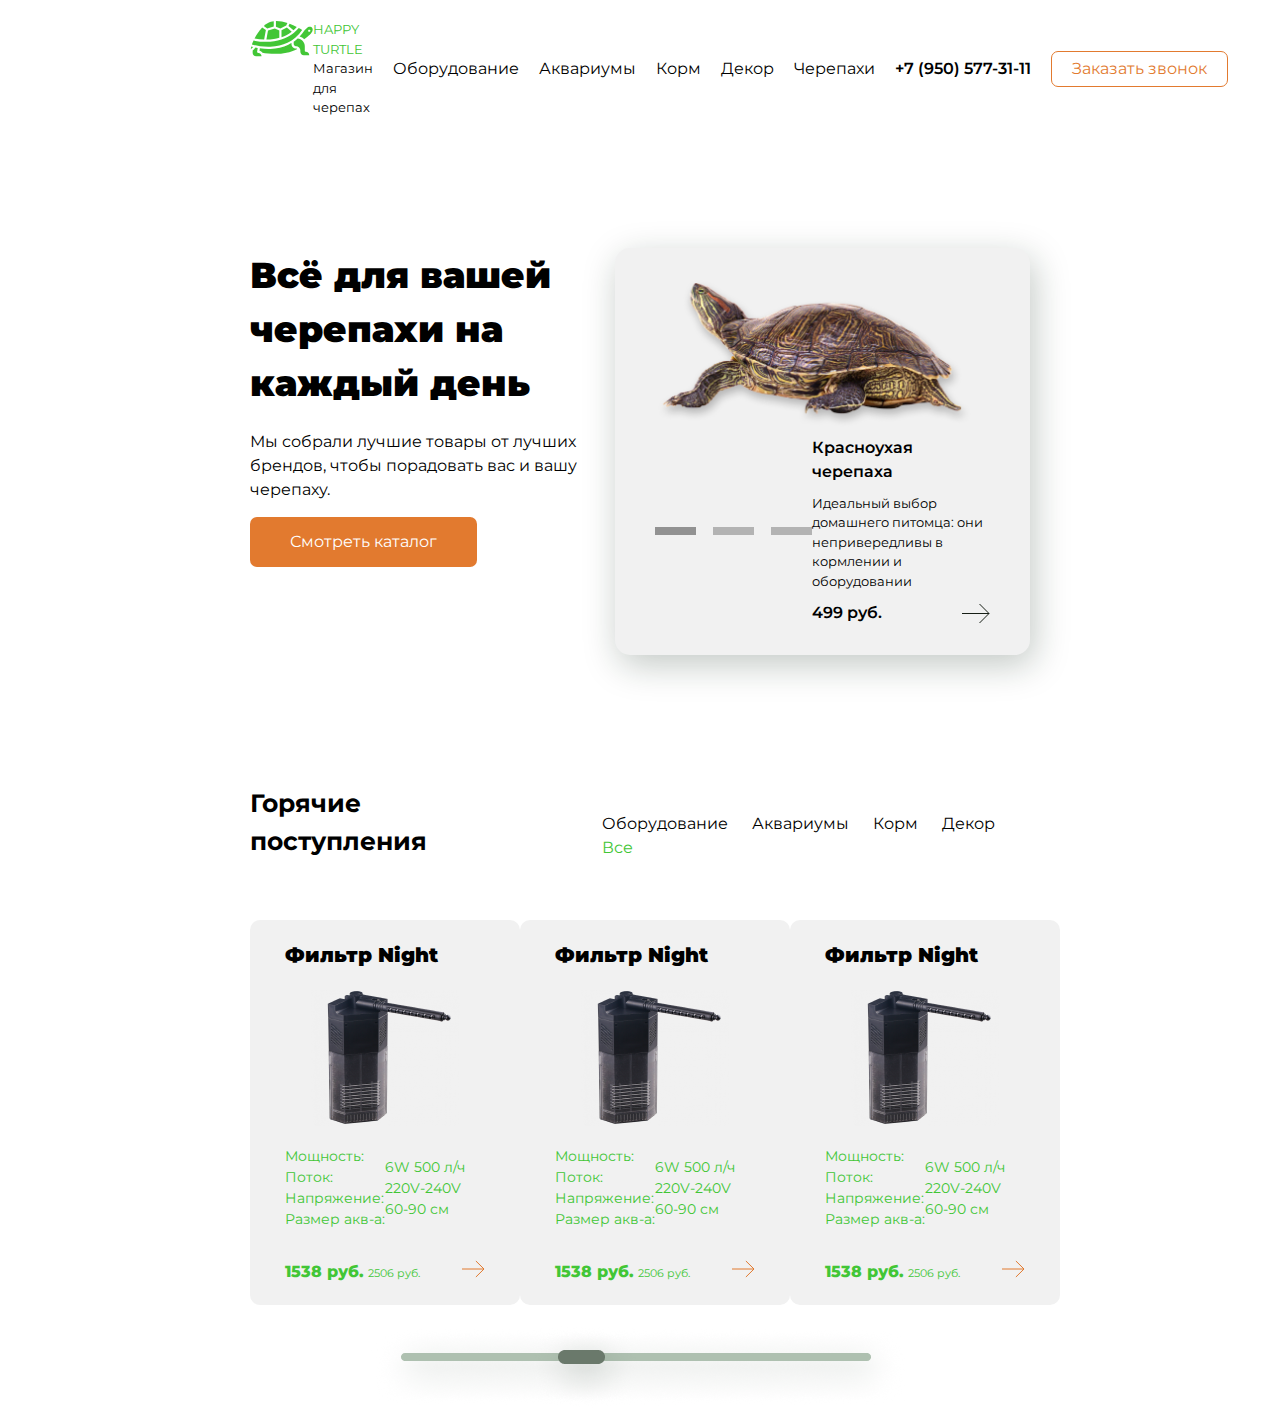
<file: Index.html>
<!DOCTYPE html>
<html lang="en">

<head>
    <meta charset="UTF-8">
    <link rel="stylesheet" href="assets/css/style.css">
    <link rel="preconnect" href="https://fonts.googleapis.com">
    <link rel="preconnect" href="https://fonts.gstatic.com" crossorigin>
    <link href="https://fonts.googleapis.com/css2?family=Montserrat:wght@400;700;900&display=swap" rel="stylesheet">
    <title>Happy turtle</title>
</head>

<body>
    <div class="main">
        <div class="container">
            <div class="navbar">
                <div class="navbar-left">
                    <div class="logo">
                        <div class="img">
                            <img src="./assets/images/Черепаха.svg" alt="">
                        </div>
                        <div class="logo-right">
                            <span class="green">HAPPY TURTLE</span>
                            <span>Магазин для черепах</span>
                        </div>
                    </div>
                    <div class="list">
                        <span>Оборудование</span>
                        <span>Аквариумы</span>
                        <span>Корм</span>
                        <span>Декор</span>
                        <span>Черепахи</span>
                    </div>
                </div>
                <div class="navbar-right">
                    <div class="navbar-right-left">
                        <a href="tel: +79505773111" class="number">+7 (950) 577-31-11</a>
                    </div>
                    <div class="navbar-right-right">
                        <div class="right-btn">
                            Заказать звонок
                        </div>
                    </div>
                </div>
            </div>
            <div class="title">
                <div class="title-left">
                    <p>Всё для вашей черепахи на каждый день</p>
                    <p>Мы собрали лучшие товары от лучших брендов, чтобы порадовать вас и вашу черепаху.</p>
                    <div class="title-left-btn">
                        Смотреть каталог
                    </div>
                </div>
                <div class="title-right">
                    <div class="title-right-top">
                        <img src="./assets/images/Черепаха.png" alt="">
                    </div>
                    <div class="title-right-bottom">
                        <div class="title-right-bottom-left">
                            <svg xmlns="http://www.w3.org/2000/svg" width="157" height="8" viewBox="0 0 157 8"
                                fill="none">
                                <rect width="41" height="8" fill="#929292" />
                                <rect x="58" width="41" height="8" fill="#767676" fill-opacity="0.5" />
                                <rect x="116" width="41" height="8" fill="#767676" fill-opacity="0.5" />
                            </svg>
                        </div>
                        <div class="title-right-bottom-right">
                            <span>Красноухая черепаха</span>
                            <p>Идеальный выбор домашнего питомца: они непривередливы в кормлении и оборудовании</p>
                            <div class="title-right-bottom-footer">
                                <span>499 руб.</span>
                                <svg xmlns="http://www.w3.org/2000/svg" width="28" height="21" viewBox="0 0 28 21"
                                    fill="none">
                                    <path d="M0 10.5H27M27 10.5L17.5 1M27 10.5L17.5 20" stroke="#161E15" />
                                </svg>
                            </div>
                        </div>
                    </div>
                </div>
            </div>
            <div class="slider">
                <div class="slider-nav">
                    <span class="slider-nav-title">Горячие поступления</span>
                    <div class="slider-nav-list">
                        <span>Оборудование</span>
                        <span>Аквариумы</span>
                        <span>Корм</span>
                        <span>Декор</span>
                        <span style="color: #42C636;">Все</span>
                    </div>
                </div>
                <div class="slider-mid">
                    <svg xmlns="http://www.w3.org/2000/svg" width="24" height="47" viewBox="0 0 24 47" fill="none">
                        <path d="M23 1L1 23.5L23 46" stroke="black" />
                    </svg>
                    <div class="slider-mid-item">
                        <span class="slider-mid-item-title">Фильтр Night</span>
                        <div class="slider-mid-item-image">
                            <img src="./assets/images/Фильтр.png" alt="">
                        </div>
                        <div class="slider-mid-item-sub">
                            <p>
                                Мощность:
                                Поток:
                                Напряжение:
                                Размер акв-а:
                            </p>
                            <p>
                                6W
                                500 л/ч
                                220V-240V
                                60-90 см
                            </p>
                        </div>
                        <div class="slider-mid-item-bottom">
                            <div class="slider-mid-item-bottom-left">
                                <span>1538 руб.</span>
                                <span>2506 руб.</span>
                            </div>
                            <div class="slider-mid-item-bottom-right">
                                <svg xmlns="http://www.w3.org/2000/svg" width="23" height="18" viewBox="0 0 23 18"
                                    fill="none">
                                    <path d="M0 9H22M22 9L13.8947 1M22 9L13.8947 17" stroke="#E27A2F" />
                                </svg>
                            </div>
                        </div>
                    </div>
                    <div class="slider-mid-item">
                        <span class="slider-mid-item-title">Фильтр Night</span>
                        <div class="slider-mid-item-image">
                            <img src="./assets/images/Фильтр.png" alt="">
                        </div>
                        <div class="slider-mid-item-sub">
                            <p>
                                Мощность:
                                Поток:
                                Напряжение:
                                Размер акв-а:
                            </p>
                            <p>
                                6W
                                500 л/ч
                                220V-240V
                                60-90 см
                            </p>
                        </div>
                        <div class="slider-mid-item-bottom">
                            <div class="slider-mid-item-bottom-left">
                                <span>1538 руб.</span>
                                <span>2506 руб.</span>
                            </div>
                            <div class="slider-mid-item-bottom-right">
                                <svg xmlns="http://www.w3.org/2000/svg" width="23" height="18" viewBox="0 0 23 18"
                                    fill="none">
                                    <path d="M0 9H22M22 9L13.8947 1M22 9L13.8947 17" stroke="#E27A2F" />
                                </svg>
                            </div>
                        </div>
                    </div>
                    <div class="slider-mid-item">
                        <span class="slider-mid-item-title">Фильтр Night</span>
                        <div class="slider-mid-item-image">
                            <img src="./assets/images/Фильтр.png" alt="">
                        </div>
                        <div class="slider-mid-item-sub">
                            <p>
                                Мощность:
                                Поток:
                                Напряжение:
                                Размер акв-а:
                            </p>
                            <p>
                                6W
                                500 л/ч
                                220V-240V
                                60-90 см
                            </p>
                        </div>
                        <div class="slider-mid-item-bottom">
                            <div class="slider-mid-item-bottom-left">
                                <span>1538 руб.</span>
                                <span>2506 руб.</span>
                            </div>
                            <div class="slider-mid-item-bottom-right">
                                <svg xmlns="http://www.w3.org/2000/svg" width="23" height="18" viewBox="0 0 23 18"
                                    fill="none">
                                    <path d="M0 9H22M22 9L13.8947 1M22 9L13.8947 17" stroke="#E27A2F" />
                                </svg>
                            </div>
                        </div>
                    </div>
                    <svg class="dolbaeb" xmlns="http://www.w3.org/2000/svg" width="24" height="47" viewBox="0 0 24 47" fill="none">
                        <path d="M23 1L1 23.5L23 46" stroke="black" />
                    </svg>
                </div>
                <div class="slider-bottom">
                    <img src="./assets/images/zxc2.png" alt="">
                </div>
            </div>
        </div>
    </div>
</body>

</html>
</file>
<file: assets/css/style.css>
:active,
:hover,
:focus {
    outline: 0;
}

*,
*::before,
*::after {
    box-sizing: border-box;
}

/* Убираем внутренние отступы */
ul[class],
ol[class] {
    padding: 0;
}

/* Убираем внешние отступы */
body,
h1,
h2,
h3,
h4,
p,
ul[class],
ol[class],
li,
figure,
figcaption,
blockquote,
dl,
dd {
    margin: 0;
}


/* Удаляем стандартную стилизацию для всех ul и il, у которых есть атрибут class*/
ul[class],
ol[class] {
    list-style: none;
}

/* Элементы a, у которых нет класса, сбрасываем до дефолтных стилей */
a:not([class]) {
    text-decoration-skip-ink: auto;
}

/* Указываем понятную периодичность в потоке данных у article*/
article>*+* {
    margin-top: 1em;
}

/* Наследуем шрифты для инпутов и кнопок */
input,
button,
textarea,
select {
    font: inherit;
}

/* Удаляем все анимации и переходы для людей, которые предпочитай их не использовать */
@media (prefers-reduced-motion: reduce) {
    * {
        animation-duration: 0.01ms !important;
        animation-iteration-count: 1 !important;
        transition-duration: 0.01ms !important;
        scroll-behavior: auto !important;
    }
}

code {
    font-family: source-code-pro, Menlo, Monaco, Consolas, 'Courier New',
        monospace;
}
:active,
:hover,
:focus {
    outline: 0;
}

*,
*::before,
*::after {
    box-sizing: border-box;
}

/* Убираем внутренние отступы */
ul[class],
ol[class] {
    padding: 0;
}

/* Убираем внешние отступы */
body,
h1,
h2,
h3,
h4,
p,
ul[class],
ol[class],
li,
figure,
figcaption,
blockquote,
dl,
dd {
    margin: 0;
}

/* Выставляем основные настройки по-умолчанию для body */
body {
    min-height: 100vh;
    scroll-behavior: smooth;
    text-rendering: optimizeSpeed;
    line-height: 1.5;
}

/* Удаляем стандартную стилизацию для всех ul и il, у которых есть атрибут class*/
ul[class],
ol[class] {
    list-style: none;
}

/* Элементы a, у которых нет класса, сбрасываем до дефолтных стилей */
a:not([class]) {
    text-decoration-skip-ink: auto;
}

/* Указываем понятную периодичность в потоке данных у article*/
article>*+* {
    margin-top: 1em;
}

/* Наследуем шрифты для инпутов и кнопок */
input,
button,
textarea,
select {
    font: inherit;
}

/* Удаляем все анимации и переходы для людей, которые предпочитай их не использовать */
@media (prefers-reduced-motion: reduce) {
    * {
        animation-duration: 0.01ms !important;
        animation-iteration-count: 1 !important;
        transition-duration: 0.01ms !important;
        scroll-behavior: auto !important;
    }
}

code {
    font-family: source-code-pro, Menlo, Monaco, Consolas, 'Courier New',
        monospace;
}

/* // ========================= КОНЕЦ СБРОСА СТИЛЕЙ ============================= */

body {
    min-height: 100vh;
    scroll-behavior: smooth;
    text-rendering: optimizeSpeed;
    line-height: 1.5;
    overflow-y: auto;
    overflow-x: hidden;
    font-family: 'Montserrat', sans-serif;
}

.green {
    color: #42C636;
}

.main {
    height: 100vh;
    padding: 20px 0px;
}
.container {
    height: 100%;
    margin: 0px 250px;
}
.navbar {
    width: 100%;
    display: flex;
    justify-content: space-between;
}

.navbar-left {
    display: flex;
}

.logo {
    display: flex;
}

.logo-right {
    display: flex;
    flex-direction: column;
}

.logo-right span {
    font-size: 13px;
}

.list {
    margin-left: 20px;
    display: flex;
    justify-content: center;
    align-items: center;
}
.list span {
    margin-right: 20px;
}

.navbar-right {
    display: flex;
}
.navbar-right-left {
    display: flex;
    align-items: center;
}

.navbar-right-right {
    display: flex;
    align-items: center;
    margin-left: 20px;
}

.number {
    text-decoration: none;
    color: black;
    font-weight: 600;
    white-space: nowrap;
}

.right-btn {
    border: 1px solid #E27A2F;
    color: #E27A2F;
    padding: 5px 20px;
    border-radius: 7px;
    transition: .2s ease;
    cursor: pointer;
    user-select: none;
    white-space: nowrap;
}

.right-btn:hover {
    transform: scale(1.03);
    background-color: #e27a2f3a;
}

/* TITLE */

.title-left p:first-child {
    font-weight: 1000;
    font-size: 36px;
    margin-bottom: 20px;
}

.title {
    display: flex;
    margin: 130px 0px;
}

.title-left-btn {
    background-color: #E27A2F;
    border-radius: 7px;
    padding: 13px 40px;
    transition: .2s ease;
    color: white;
    cursor: pointer;
    display: inline-block;
    margin-top: 15px;
    user-select: none;
}

.title-left-btn:hover {
    transform: scale(1.03);
    background-color: #e27a2fab;
}

.title-right {
    padding: 30px 40px;
    background-color: #f1f1f1;
    border-radius: 15px;
    box-shadow: 4px 10px 35px 0px rgba(17, 39, 22, 0.25);
}

.title-right-bottom {
    display: flex;
    justify-content: space-between;
    align-items: center;
}

.title-right-bottom-left {
    width: 100%;
}
.title-right-bottom-right span {
    font-weight: 600;
}

.title-right-bottom-right p {
    font-size: 13px;
    margin: 10px 0px;
}

.title-right-bottom-footer {
    display: flex;
    justify-content: space-between;
    align-items: center;
}

.title-right-top img {
    width: 95%;
}

/* SLIDER */

.slider-nav {
    display: flex;
    align-items: flex-end;
}
.slider-nav-list {
    margin-left: 50px;
}

.slider-nav-title {
    font-size: 25px;
    font-weight: 700;
}
.slider-nav-list span {
    margin-left: 20px;
}

.slider-mid {
    margin-top: 60px;
    display: flex;
    align-items: center;
    justify-content: space-between;
}

.dolbaeb {
    transform: rotate(180deg);
}

.slider-mid-item {
    background-color: #f1f1f1;
    border-radius: 10px;
    padding: 20px 35px;
}
.slider-mid-item-title {
    font-weight: 900;
    font-size: 20px;
}
.slider-mid-item-sub {
    display: flex;
    justify-content: space-between;
    align-items: center;
}

.slider-mid-item-sub p {
    font-size: 14px;
    width: 100px;
    color: #42C636;
}
.slider-mid-item-image {
    margin: 20px 0px;
    display: flex;
    justify-content: center;
    align-items: center;
}

.slider-mid-item-bottom {
    display: flex;
    justify-content: space-between;
    margin-top: 30px;
    color: #42C636;
}
.slider-mid-item-bottom-left span:first-child {
    font-weight: 800;
}

.slider-mid-item-bottom-left span:last-child {
    text-decoration-line: strikethrough;
    font-size: 11px;
}

.slider-bottom {
    display: flex;
    justify-content: center;
    align-items: center;
    margin-top: 20px;
}
</file>
